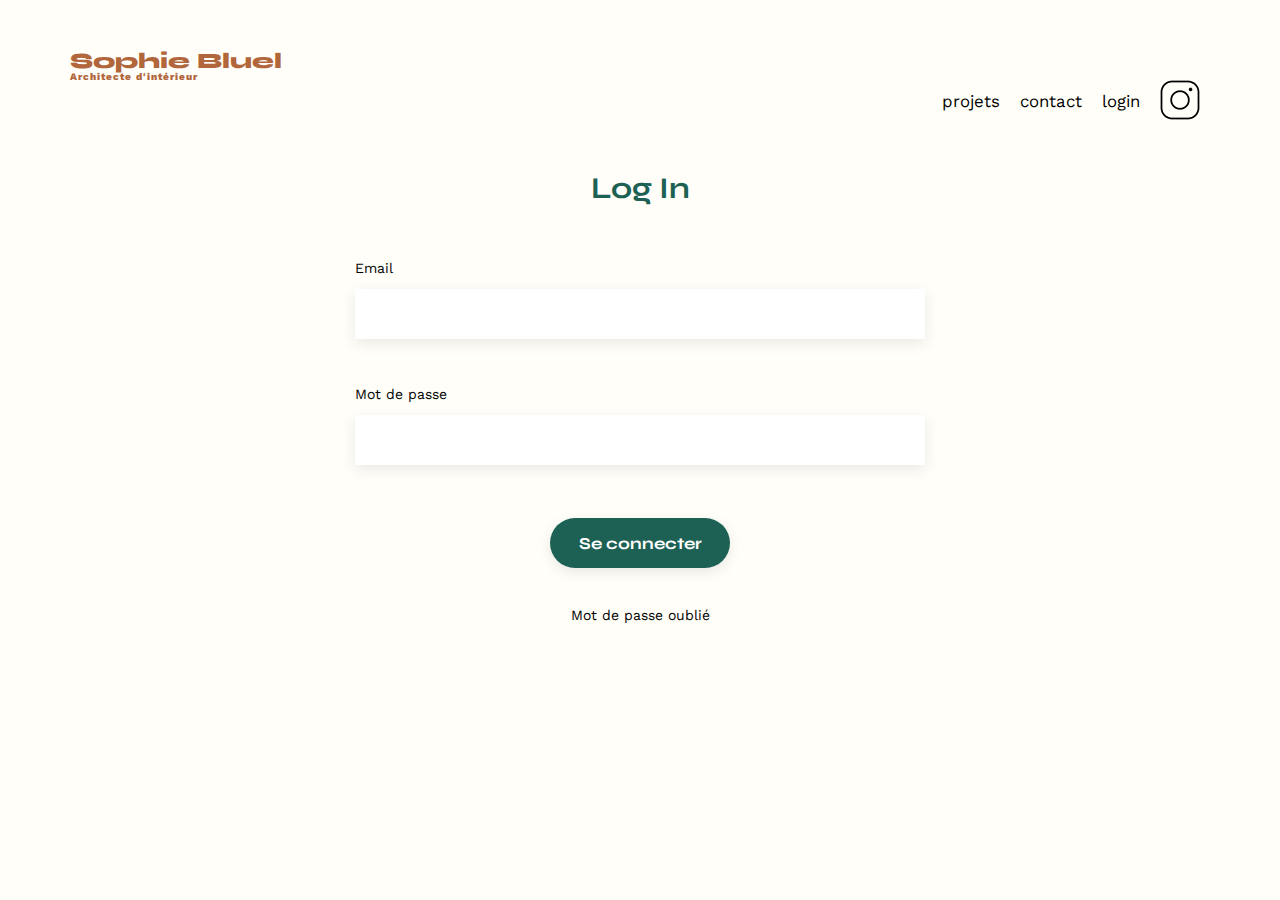
<file: Projet3.2/FrontEnd/login.html>
<!DOCTYPE html>
<html lang="fr">
<head>
	<meta charset="UTF-8">
	<title>Sophie Bluel - Architecte d'intérieur</title>
	<meta name="viewport" content="width=device-width, initial-scale=1.0">
	<link rel="preconnect" href="https://fonts.googleapis.com">
	<link rel="preconnect" href="https://fonts.gstatic.com" crossorigin>
	<link href="https://fonts.googleapis.com/css2?family=Syne:wght@700;800&family=Work+Sans&display=swap" rel="stylesheet">
	<meta name="description" content="">
	<link rel="stylesheet" href="./assets/style.css">
	<script src="login.js"></script>

</head>
<body>
<header>
	<h1>Sophie Bluel <span>Architecte d'intérieur</span></h1>
	<nav>
		<ul>
			<li><a href="index.html#portfolio">projets</a></li>
			<li><a href="index.html#contact">contact</a></li>   
			<li><a href="login.html">login</a></li>
			<li><img src="./assets/icons/instagram.png" alt="Instagram"></li>
		</ul>
	</nav>
</header>
<main>

	<section id="login">
		<h2>Log In</h2>
		<form id="loginform">
			<label for="email">Email</label>
			<input type="email" name="email" id="email" required>
			<label for="password">Mot de passe</label>
			<input type="password" name="password" id="password" required>
			<input type="submit" value="Se connecter" id="submitButton">
		</form>

        <p><a href="#">Mot de passe oublié</a></p>

	</section>
</main>

<footer>
	<nav>

	</nav>
</footer>
</body> 
</html>
</file>
<file: Projet3.2/FrontEnd/assets/style.css>
/* http://meyerweb.com/eric/tools/css/reset/
   v2.0 | 20110126
   License: none (public domain)
*/

* {
  box-sizing: border-box;
}

html,
body,
div,
span,
applet,
object,
iframe,
h1,
h2,
h3,
h4,
h5,
h6,
p,
blockquote,
pre,
a,
abbr,
acronym,
address,
big,
cite,
code,
del,
dfn,
em,
img,
ins,
kbd,
q,
s,
samp,
small,
strike,
strong,
sub,
sup,
tt,
var,
b,
u,
i,
center,
dl,
dt,
dd,
ol,
ul,
li,
fieldset,
form,
label,
legend,
table,
caption,
tbody,
tfoot,
thead,
tr,
th,
td,
article,
aside,
canvas,
details,
embed,
figure,
figcaption,
footer,
header,
hgroup,
menu,
nav,
output,
ruby,
section,
summary,
time,
mark,
audio,
video {
  margin: 0;
  padding: 0;
  border: 0;
  font-size: 100%;
  font: inherit;
  vertical-align: baseline;
}
/* HTML5 display-role reset for older browsers */
article,
aside,
details,
figcaption,
figure,
footer,
header,
hgroup,
menu,
nav,
section {
  display: block;
}

a {
  color: black;
  text-decoration: none;
}

a:visited {
  color: black;
}

body {
  line-height: 1;
  background-color: #fffef8;
}
ol,
ul {
  list-style: none;
}
blockquote,
q {
  quotes: none;
}
blockquote:before,
blockquote:after,
q:before,
q:after {
  content: "";
  content: none;
}
table {
  border-collapse: collapse;
  border-spacing: 0;
}
/** end reset css**/
body {
  max-width: 1140px;
  margin: auto;
  font-family: "Work Sans";
  font-size: 14px;
}
header {
  display: flex;
  justify-content: space-between;
  margin: 50px 0;
}
section {
  margin: 50px 0;
}

h1 {
  display: flex;
  flex-direction: column;
  font-family: "Syne";
  font-size: 22px;
  font-weight: 800;
  color: #b1663c;
}

h1 > span {
  font-family: "Work Sans";
  font-size: 10px;
  letter-spacing: 0.1em;
}

h2 {
  font-family: "Syne";
  font-weight: 700;
  font-size: 30px;
  color: #1d6154;
}
nav ul {
  display: flex;
  align-items: center;
  list-style-type: none;
  justify-content: end;
  margin-top: 30px;
}
nav li {
  padding: 0 10px;
  font-size: 1.2em;
}

li:hover {
  color: #b1663c;
}
#introduction {
  display: flex;
  align-items: center;
}
#introduction figure {
  flex: 1;
}
#introduction img {
  display: block;
  margin: auto;
  width: 80%;
}

#introduction article {
  flex: 1;
}
#introduction h2 {
  margin-bottom: 1em;
}

#introduction p {
  margin-bottom: 0.5em;
}
#portfolio h2 {
  text-align: center;
  margin-bottom: 1em;
}

.div-container {
  min-width: 550px;
  width: 50%;
  display: flex;
  justify-content: space-evenly;
  margin: 35px auto;
}

.div-container > * {
  padding: 10px 20px;
  border: 1px solid #1d6154;
  border-radius: 25px;
  font-family: "Syne";
  color: #1d6154;
  cursor: pointer;
}

.div-container > *:hover {
  background-color: #1d6154;
  color: white;
}

.gallery {
  width: 100%;
  display: grid;
  grid-template-columns: 1fr 1fr 1fr;
  grid-column-gap: 20px;
  grid-row-gap: 20px;
}

.gallery img {
  width: 100%;
}
#contact {
  width: 50%;
  margin: auto;
}
#contact > * {
  text-align: center;
}
#contact h2 {
  margin-bottom: 20px;
}
#contact form {
  text-align: left;
  margin-top: 30px;
  display: flex;
  flex-direction: column;
}

#contact input {
  height: 50px;
  font-size: 1.2em;
  border: none;
  box-shadow: 0px 4px 14px rgba(0, 0, 0, 0.09);
}
#contact label {
  margin: 2em 0 1em 0;
}
#contact textarea {
  border: none;
  box-shadow: 0px 4px 14px rgba(0, 0, 0, 0.09);
}

input[type="submit"] {
  font-family: "Syne";
  font-weight: 700;
  color: white;
  background-color: #1d6154;
  margin: 2em auto;
  width: 180px;
  text-align: center;
  border-radius: 60px;
}

footer nav ul {
  display: flex;
  justify-content: flex-end;
  margin: 2em;
}

/* Page Login*/

#login {
  width: 50%;
  margin: auto;
}

#login h2 {
  text-align: center;
  margin-bottom: 1em;
}

#login * {
  margin-bottom: 20px;
}

#login form {
  text-align: left;
  margin-top: 30px;
  display: flex;
  flex-direction: column;
}

#login input {
  height: 50px;
  font-size: 1.2em;
  border: none;
  box-shadow: 0px 4px 14px rgba(0, 0, 0, 0.09);
  cursor: pointer;
}

#login input [type="email"],
#login input[type="password"] {
  padding: 1px 20px;
}

#login label {
  margin: 2em 0 1em 0;
}

#login p {
  text-align: center;
}

.error-login {
  border: 1px solid red;
  background-color: #a84d4b;
  color: white;
  display: flex;
  justify-content: center;
  padding: 7px;
  border-radius: 20px;
}

.edit {
  background-color: black;
  color: white;
  height: 50px;
  display: flex;
  justify-content: center;
  align-items: center;
  width: 100vw; /* largeur complète de la fenêtre */
  position: absolute; /* pour sortir du flux */
  left: 0; /* Aligner à gauche de la fenêtre */
  top: 0;
}

.edit a {
  color: white;
}

.edit a:visited {
  color: white;
}

/* Modale */

.modal {
  display: flex;
  position: fixed;
  align-items: center;
  justify-content: center;
  top: 0;
  left: 0;
  width: 100%;
  height: 100%;
  background-color: rgba(0, 0, 0, 0.6);
  z-index: 1000;
}

.modal-wrapper {
  width: 600px;
  max-width: calc(100vh - 20px);
  height: 600px;
  max-height: calc(100vh - 20px);
  overflow: auto;
  background-color: white;
  padding: 40px;
}

*:focus {
  box-shadow: 0 0 10px blue;
}

.gallery-modal {
  width: 100%;
  display: grid;
  grid-template-columns: 1fr 1fr 1fr 1fr 1fr;
  grid-column-gap: 10px;
  grid-row-gap: 10px;
}

.gallery-modal img {
  width: 100%;
}

.close-button-container {
  display: flex;
  justify-content: space-between;
  flex-direction: row-reverse;
}

.js-modal-close {
  background-color: white;
  border: none;
  font-weight: bold;
  font-size: 18px;
  cursor: pointer;
}

h3 {
  text-align: center;
  display: block;
  font-family: "Syne";
  font-size: 18px;
  font-weight: bold;
  margin-bottom: 20px;
}

.back-button {
  justify-content: left;
}

.hr {
  margin: 50px 0 10px 0;
}

.add-photo-button {
  padding: 10px 20px;
  width: 250px;
  border: 1px solid #1d6154;
  border-radius: 25px;
  font-family: "Syne";
  background-color: #1d6154;
  color: white;
  cursor: pointer;
  margin-top: 30px;
}

.modal-button-container {
  display: flex;
  justify-content: center;
}

.container {
  display: flex;
  align-items: baseline;
  justify-content: center;
  gap: 10px;
}

.container h2 {
  text-align: center;
}

.container p {
  margin-left: 10px;
}

.image-container {
  position: relative;
  display: inline-block;
}

.image-container img {
  display: block;
}

.image-container .overlay-icon {
  position: absolute;
  top: 6px;
  right: 6px;
  font-size: 16px;
  background-color: black;
  color: white;
  padding: 5px;
  border-radius: 10%;
  cursor: pointer;
}
.modal-buttons-container {
  display: flex;
  justify-content: space-between;
}

.add-photo-form form {
  text-align: left;
  margin-top: 30px;
  display: flex;
  flex-direction: column;
}

.add-photo-form input[type="text"],
.add-photo-form input[type="file"],
.add-photo-form select {
  height: 50px;
  font-size: 1.2em;
  border: none;
  box-shadow: 0px 4px 14px rgba(0, 0, 0, 0.09);
  margin-bottom: 1em;
}

.add-photo-form label {
  margin: 2em 0 1em 0;
}

.add-photo-form input[type="submit"],
.validate-button {
  font-family: "Syne";
  font-weight: 700;
  color: white;
  background-color: rgb(156, 156, 156);
  width: 180px;
  text-align: center;
  border-radius: 60px;
  margin: 2em auto;
  padding: 7px;
  border: none;
}

.image-upload-container {
  display: flex;
  justify-content: center;
  text-align: center;
  margin-bottom: 20px;
}

.image-placeholder {
  text-align: center;
  width: 100%;
  height: 210px;
  position: relative;
  overflow: hidden;
}

.image-placeholder i {
  font-size: 100px;
  color: #ccc;
  margin-bottom: 10px;
}

.upload-button {
  display: inline-block;
  margin-top: 10px;
  font-size: 16px;
  color: #007bff;
  background: none;
  border: none;
  cursor: pointer;
}

.image-placeholder p {
  font-size: 12px;
  color: #666;
}

.add-photo-form label {
  display: block;
  margin: 10px 0 5px;
  font-size: 14px;
}

.add-photo-form input[type="text"],
.add-photo-form select {
  width: 100%;
  padding: 10px;
  font-size: 14px;
  border: 1px solid #ccc;
  border-radius: 5px;
  margin-bottom: 20px;
  background-color: white;
}

hr {
  border: 0;
  height: 1px;
  background: #e0e0e0;
  margin: 20px 0;
}

.validate-button {
  width: 100%;
  padding: 10px;
  font-size: 16px;
  font-weight: bold;
  color: white;
  background-color: #1d6154;
  border: none;
  border-radius: 5px;
  cursor: pointer;
}

.blue-box {
  background-color: #e8f0fe;
  border-radius: 5px;
  text-align: center;
  width: 100%;
  height: 210px;
  margin: 0 auto 20px auto; /* Centrer et espacer en bas */
}

.picture-add {
  background-color: #dee1e8;
  color: #306485;
  align-items: center;
  padding: 10px 20px;
  border-radius: 30px;
  display: inline-block;
  font-weight: bold;
  cursor: pointer;
  border: none;
  width: 40%;
  margin-bottom: 5px;
}

.photo-container {
  display: flex;
  flex-direction: column;
  align-items: center;
  gap: 10px;
  text-align: center;
  padding-top: 30px;
}

.photo-container i {
  font-size: 50px;
  color: #cccccc;
}

/* Essai afin de replacer correctement les éléments de la modale */
.to-hide {
  display: flex;
  flex-direction: column;
  justify-content: center;
  align-items: center;
  margin-top: 20px;
}

.error-add {
  border: 1px solid red;
  background-color: #a84d4b;
  color: white;
  display: flex;
  justify-content: center;
  padding: 7px;
  border-radius: 20px;
}

.hidden {
  display: none;
}
</file>
